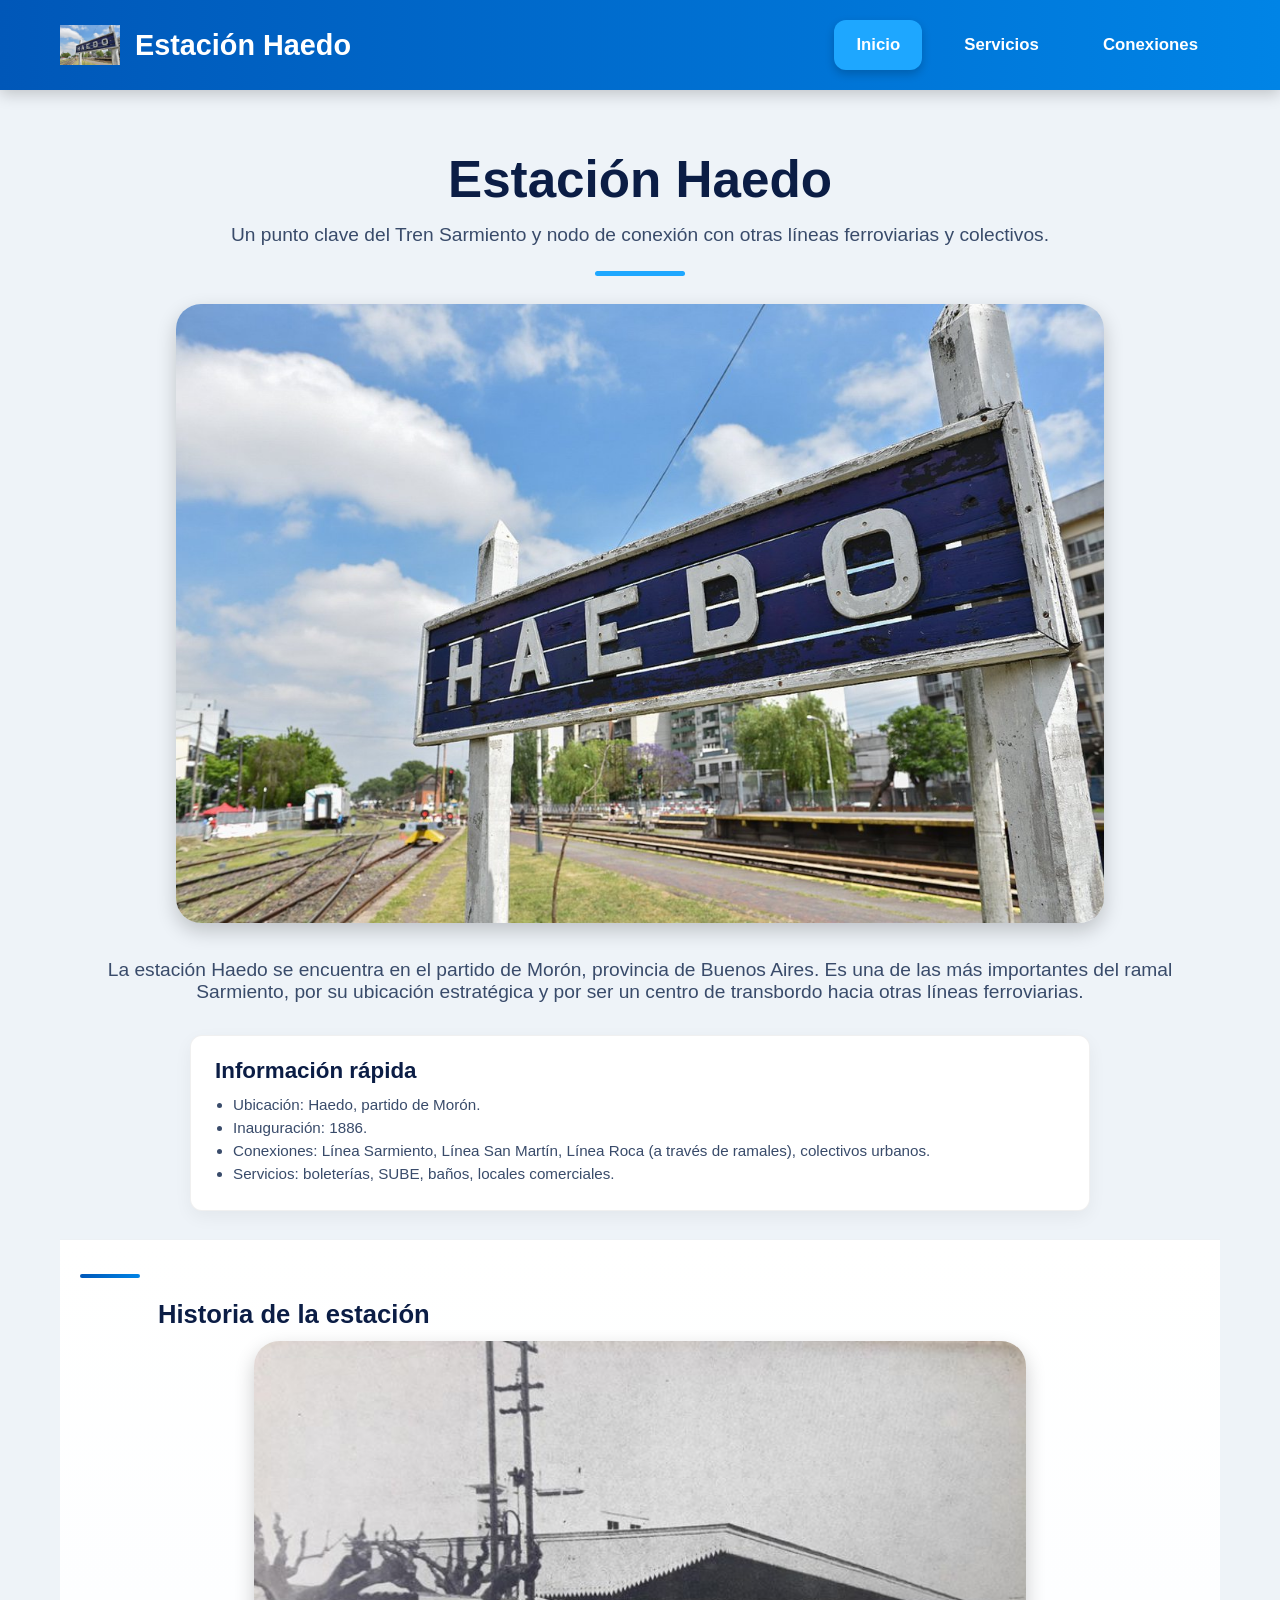
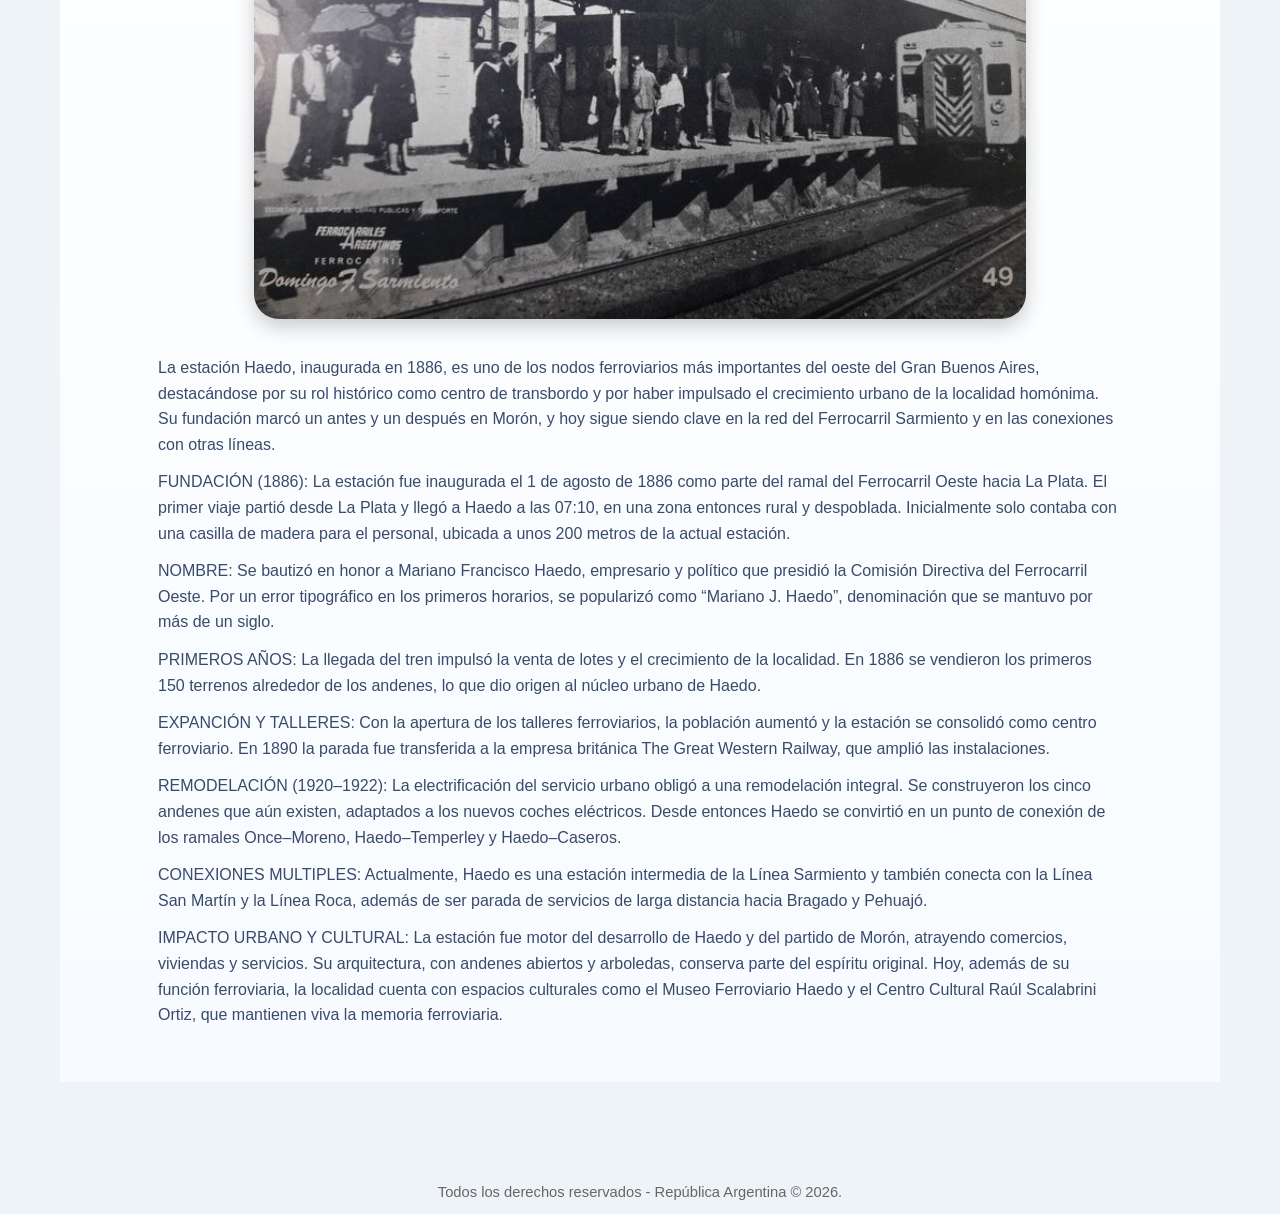
<file: index.html>
<!DOCTYPE html>
<html lang="es">

<head>
  <meta charset="UTF-8">
  <meta name="viewport"
  content="width=device-width, initial-scale=1.0">
  <title>Estación Haedo - Tren Sarmiento</title>
  <link rel="stylesheet" href="styles.css">
</head>

<body>
  <div class="contenedorPrincipal">

    <!-- NAVBAR -->
    <header>
      <nav class="navbar">
        <div class="logo">
          <img src="img/estacionHaedo.jpg" alt="Icono Tren">
          <h2>Estación Haedo</h2>
        </div>
        <ul class="nav-links">
          <li><a class="active" href="index.html">Inicio</a></li>
          <li><a href="Servicios.html">Servicios</a></li>
          <li><a href="Conexiones.html">Conexiones</a></li>
        </ul>
      </nav>
    </header>

    <!-- HERO -->
    <main class="hero">
      <h1>Estación Haedo</h1>
      <p>Un punto clave del Tren Sarmiento y nodo de conexión con otras líneas ferroviarias y colectivos.</p>
      <div class="linea"></div>

      <img src="img/estacionHaedo.jpg" alt="Vista de la estación Haedo">
      <br><br>

      <p>
        La estación Haedo se encuentra en el partido de Morón, provincia de Buenos Aires. Es una de las más importantes del ramal Sarmiento, por su ubicación estratégica y por ser un centro de transbordo hacia otras líneas ferroviarias.
      </p>

      <!-- Sección información rápida -->
      <section class="info-rapida">
        <h2>Información rápida</h2>
        <ul>
          <li>Ubicación: Haedo, partido de Morón.</li>
          <li>Inauguración: 1886.</li>
          <li>Conexiones: Línea Sarmiento, Línea San Martín, Línea Roca (a través de ramales), colectivos urbanos.</li>
          <li>Servicios: boleterías, SUBE, baños, locales comerciales.</li>
        </ul>
      </section>

      <!-- Sección historia -->
      <section class="historia">
        <div class="historia-contenido">
          <h2>Historia de la estación</h2>
          <img src="img/estacionHaedoAntes.jpg" alt="Vista de la estación Haedo">
          <br><br>
          <p>
            La estación Haedo, inaugurada en 1886, es uno de los nodos ferroviarios más importantes del oeste del Gran Buenos Aires, destacándose por su rol histórico como centro de transbordo y por haber impulsado el crecimiento urbano de la localidad homónima. Su fundación marcó un antes y un después en Morón, y hoy sigue siendo clave en la red del Ferrocarril Sarmiento y en las conexiones con otras líneas.
</p>
<p>
FUNDACIÓN (1886): La estación fue inaugurada el 1 de agosto de 1886 como parte del ramal del Ferrocarril Oeste hacia La Plata. El primer viaje partió desde La Plata y llegó a Haedo a las 07:10, en una zona entonces rural y despoblada. Inicialmente solo contaba con una casilla de madera para el personal, ubicada a unos 200 metros de la actual estación.
</P>
<P>
NOMBRE: Se bautizó en honor a Mariano Francisco Haedo, empresario y político que presidió la Comisión Directiva del Ferrocarril Oeste. Por un error tipográfico en los primeros horarios, se popularizó como “Mariano J. Haedo”, denominación que se mantuvo por más de un siglo.
</P>
<P>
PRIMEROS AÑOS: La llegada del tren impulsó la venta de lotes y el crecimiento de la localidad. En 1886 se vendieron los primeros 150 terrenos alrededor de los andenes, lo que dio origen al núcleo urbano de Haedo.
</P>
<P>
EXPANCIÓN Y TALLERES: Con la apertura de los talleres ferroviarios, la población aumentó y la estación se consolidó como centro ferroviario. En 1890 la parada fue transferida a la empresa británica The Great Western Railway, que amplió las instalaciones.
</P>
<P>
REMODELACIÓN (1920–1922): La electrificación del servicio urbano obligó a una remodelación integral. Se construyeron los cinco andenes que aún existen, adaptados a los nuevos coches eléctricos. Desde entonces Haedo se convirtió en un punto de conexión de los ramales Once–Moreno, Haedo–Temperley y Haedo–Caseros.
</P>
<P>
CONEXIONES MULTIPLES: Actualmente, Haedo es una estación intermedia de la Línea Sarmiento y también conecta con la Línea San Martín y la Línea Roca, además de ser parada de servicios de larga distancia hacia Bragado y Pehuajó.
</p>
<p>
IMPACTO URBANO Y CULTURAL: 
La estación fue motor del desarrollo de Haedo y del partido de Morón, atrayendo comercios, viviendas y servicios.

Su arquitectura, con andenes abiertos y arboledas, conserva parte del espíritu original.

Hoy, además de su función ferroviaria, la localidad cuenta con espacios culturales como el Museo Ferroviario Haedo y el Centro Cultural Raúl Scalabrini Ortiz, que mantienen viva la memoria ferroviaria.
          </p>
        </div>
      </section>
    </main>

    <!-- FOOTER -->
    <footer>
      Todos los derechos reservados - República Argentina © 2026.
    </footer>
  </div>
</body>
</html>
</file>
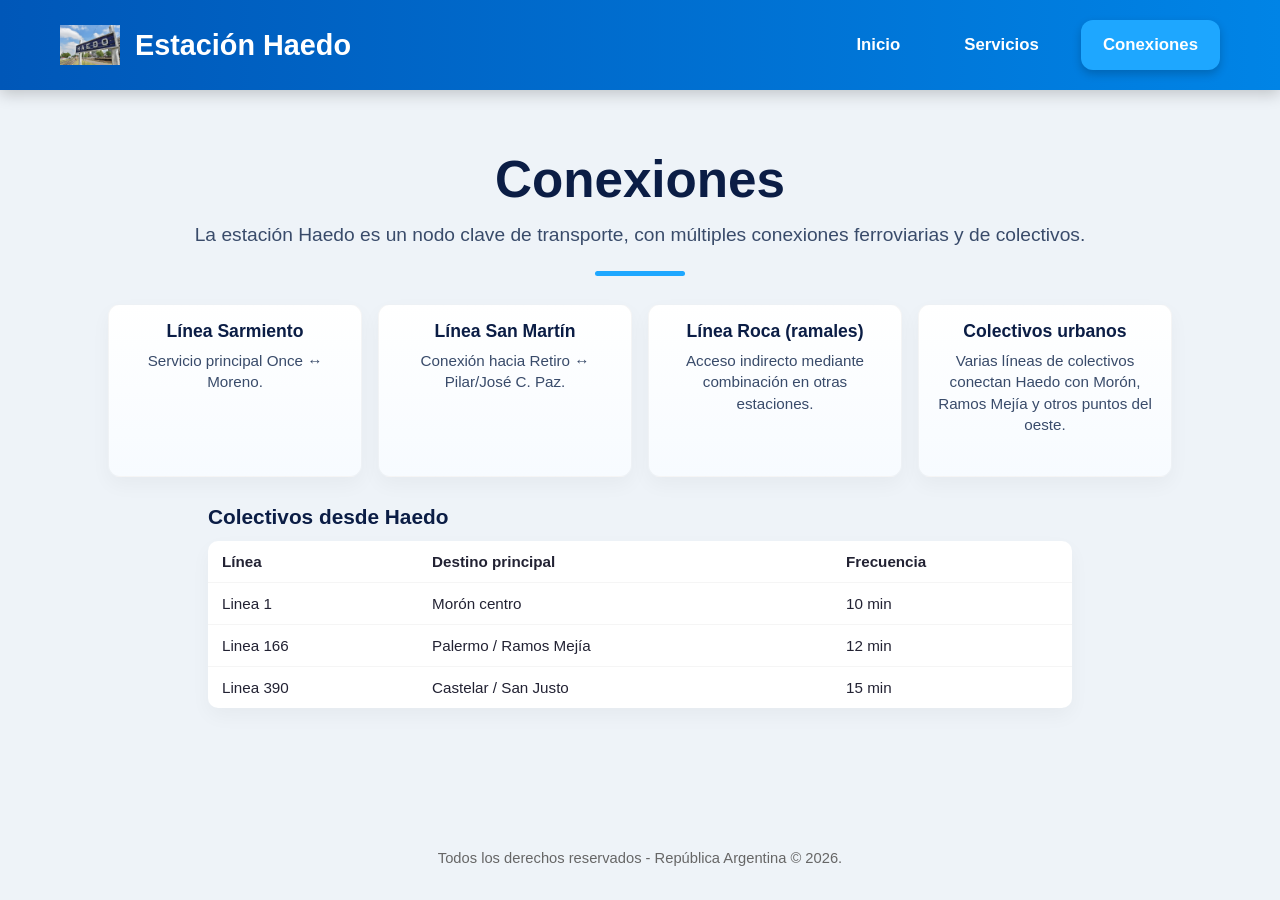
<file: conexiones.html>
<!DOCTYPE html>
<html lang="es">

<head>
  <meta charset="UTF-8">
  <meta name="viewport"
  content="width=device-width, initial-scale=1.0">
  <title>Conexiones - Estación Haedo</title>
  <link rel="stylesheet" href="styles.css">
</head>

<body>
  <div class="contenedorPrincipal">

    <!-- NAVBAR -->
    <header>
      <nav class="navbar">
        <div class="logo">
          <img src="img/estacionHaedo.jpg" alt="Icono Tren">
          <h2>Estación Haedo</h2>
        </div>
        <ul class="nav-links">
          <li><a href="index.html">Inicio</a></li>
          <li><a href="Servicios.html">Servicios</a></li>
          <li><a class="active" href="Conexiones.html">Conexiones</a></li>
        </ul>
      </nav>
    </header>

    <!-- MAIN -->
    <main class="hero">
      <h1>Conexiones</h1>
      <p>La estación Haedo es un nodo clave de transporte, con múltiples conexiones ferroviarias y de colectivos.</p>
      <div class="linea"></div>

      <!-- Tarjetas de conexiones -->
      <section class="conexiones-grid">
        <div class="conexion-card">
          <h3>Línea Sarmiento</h3>
          <p>Servicio principal Once ↔ Moreno.</p>
        </div>

        <div class="conexion-card">
          <h3>Línea San Martín</h3>
          <p>Conexión hacia Retiro ↔ Pilar/José C. Paz.</p>
        </div>

        <div class="conexion-card">
          <h3>Línea Roca (ramales)</h3>
          <p>Acceso indirecto mediante combinación en otras estaciones.</p>
        </div>

        <div class="conexion-card">
          <h3>Colectivos urbanos</h3>
          <p>Varias líneas de colectivos conectan Haedo con Morón, Ramos Mejía y otros puntos del oeste.</p>
        </div>
      </section>

      <!-- Tabla de colectivos -->
      <section class="tabla-conexiones">
        <h2>Colectivos desde Haedo</h2>
        <table>
          <thead>
            <tr>
              <th>Línea</th>
              <th>Destino principal</th>
              <th>Frecuencia</th>
            </tr>
          </thead>
          <tbody>
            <tr>
              <td>Linea 1</td>
              <td>Morón centro</td>
              <td>10 min</td>
            </tr>
            <tr>
              <td>Linea 166</td>
              <td>Palermo / Ramos Mejía</td>
              <td>12 min</td>
            </tr>
            <tr>
              <td>Linea 390</td>
              <td>Castelar / San Justo</td>
              <td>15 min</td>
            </tr>
          </tbody>
        </table>
      </section>
    </main>

    <!-- FOOTER -->
    <footer>
      Todos los derechos reservados - República Argentina © 2026.
    </footer>
  </div>
</body>
</html>
</file>
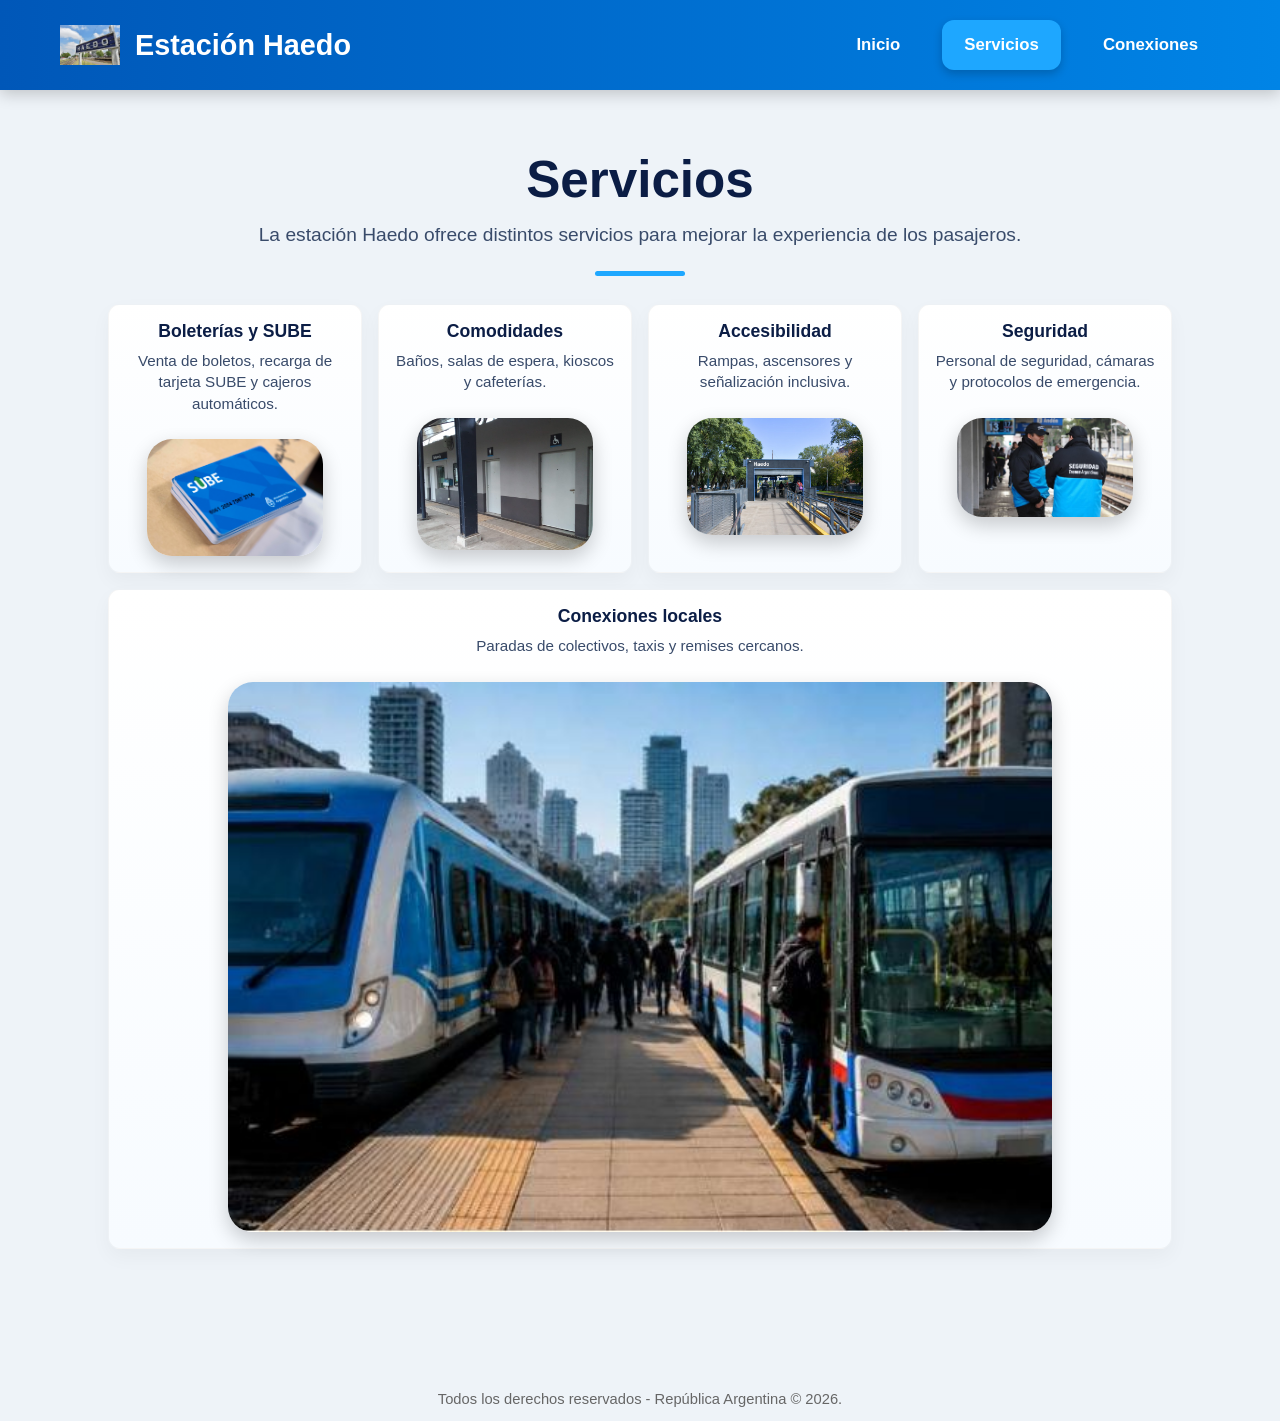
<file: servicios.html>
<!DOCTYPE html>
<html lang="es">
<head>
  <meta charset="UTF-8">
  <meta name="viewport"
  content="width=device-width, initial-scale=1.0">
  <title>Servicios - Estación Haedo</title>
  <link rel="stylesheet" href="styles.css">
</head>
<body>
  <div class="contenedorPrincipal">
    <!-- NAVBAR -->
    <header>
      <nav class="navbar">
        <div class="logo">
          <img src="img/estacionHaedo.jpg" alt="Icono Tren">
          <h2>Estación Haedo</h2>
        </div>
        <ul class="nav-links">
          <li><a href="index.html">Inicio</a></li>
          <li><a class="active" href="Servicios.html">Servicios</a></li>
          <li><a href="Conexiones.html">Conexiones</a></li>
        </ul>
      </nav>
    </header>

    <!-- MAIN -->
    <main class="hero">
      <h1>Servicios</h1>
      <p>La estación Haedo ofrece distintos servicios para mejorar la experiencia de los pasajeros.</p>
      <div class="linea"></div>

      <section class="servicios-grid">
        <div class="servicio-card">
          <h3>Boleterías y SUBE</h3>
          <p>Venta de boletos, recarga de tarjeta SUBE y cajeros automáticos.</p>
          <img src="img/sube.jpg" alt="Icono Tren">
        </div>
        <div class="servicio-card">
          <h3>Comodidades</h3>
          <p>Baños, salas de espera, kioscos y cafeterías.</p>
          <img src="img/baños.jpg" alt="Icono Tren">
        </div>
        <div class="servicio-card">
          <h3>Accesibilidad</h3>
          <p>Rampas, ascensores y señalización inclusiva.</p>
          <img src="img/rampa.jpg" alt="Icono Tren">
        </div>
        <div class="servicio-card">
          <h3>Seguridad</h3>
          <p>Personal de seguridad, cámaras y protocolos de emergencia.</p>
          <img src="img/seguridad.jpg" alt="Icono Tren">
        </div>
        <div class="servicio-card">
          <h3>Conexiones locales</h3>
          <p>Paradas de colectivos, taxis y remises cercanos.</p>
          <img src="img/tren_colectivo_ia_.jpg" alt="Icono Tren" class="icono-tren">
        </div>
      </section>
    </main>

    <!-- FOOTER -->
    <footer>
      Todos los derechos reservados - República Argentina © 2026.
    </footer>
  </div>
</body>
</html>
</file>
<file: styles.css>
*{
  margin:0;
  padding:0;
  box-sizing:border-box;
  font-family:'Segoe UI', sans-serif;
}

/* BODY */
body{
  background:#eef3f8;
}

/* =========================
        NAVBAR
========================= */
.navbar{
  width:100%;
  height:90px;
  background:linear-gradient(90deg,#0057b8,#0084e6);
  display:flex;
  justify-content:space-between;
  align-items:center;
  padding:0 60px;
  box-shadow:0 4px 15px rgba(0,0,0,0.20);
  position:sticky;
  top:0;
  z-index:1000;
}
.logo{
  display:flex;
  align-items:center;
  gap:15px;
  height:100%;
}
.logo img{
  width:60px;
  height:60px;
  object-fit:contain;
  display:block;
}
.logo h2{
  color:white;
  font-size:1.8rem;
  font-weight:700;
}
.nav-links{
  display:flex;
  align-items:center;
  list-style:none;
  gap:20px;
}
.nav-links a{
  color:white;
  text-decoration:none;
  padding:12px 22px;
  border-radius:12px;
  font-size:1.05rem;
  font-weight:600;
  transition:0.3s;
  display:flex;
  align-items:center;
  justify-content:center;
  height:50px;
}
.nav-links a:hover{
  background:rgba(255,255,255,0.15);
}
.nav-links a.active{
  background:#1ea7ff;
  color:white;
  box-shadow:0 4px 10px rgba(0,0,0,0.20);
}

/* =========================
        HERO
========================= */
.hero{
  text-align:center;
  padding:60px 20px;
  max-width:1200px;
  margin:0 auto;
}
.hero h1{
  font-size:3.2rem;
  color:#0b1d45;
  margin-bottom:15px;
}
.hero p{
  font-size:1.2rem;
  color:#394b6a;
  margin-bottom:25px;
}
.linea{
  width:90px;
  height:5px;
  background:#1ea7ff;
  margin:0 auto 28px auto;
  border-radius:10px;
}
.hero img{
  width:80%;
  border-radius:25px;
  display:block;
  margin:auto;
  box-shadow:0 8px 20px rgba(0,0,0,0.20);
}

/* =========================
   INFO RÁPIDA
========================= */
.info-rapida {
  background:#fff;
  border:1px solid rgba(0,0,0,0.06);
  padding:22px 24px;
  margin-top:32px;
  border-radius:12px;
  box-shadow:0 6px 18px rgba(0,0,0,0.05);
  max-width:900px;
  margin-left:auto;
  margin-right:auto;
  text-align:left;
}
.info-rapida h2 {
  font-size:1.4rem;
  margin-bottom:12px;
  color:#0b1d45;
}
.info-rapida ul {
  margin:8px 0 0 18px;
  padding:0;
  color:#394b6a;
  font-size:0.95rem;
}
.info-rapida li {
  margin:6px 0;
}

/* =========================
   HISTORIA
========================= */
.historia {
  background:linear-gradient(180deg,#ffffff,#f7fbff);
  padding:34px 20px;
  margin-top:28px;
  border-top:1px solid rgba(0,0,0,0.04);
}
.historia-contenido {
  max-width:1000px;
  margin:0 auto;
  text-align:left;
  padding:8px 18px;
}
.historia h2 {
  font-size:1.6rem;
  color:#0b1d45;
  margin-bottom:12px;
  font-weight:700;
}
.historia p {
  color:#394b6a;
  line-height:1.6;
  font-size:1rem;
  margin-bottom:12px;
}
.historia::before {
  content:"";
  display:block;
  width:60px;
  height:4px;
  background:linear-gradient(90deg,#0057b8,#0084e6);
  border-radius:3px;
  margin-bottom:14px;
}

/* =========================
      FOOTER
========================= */
footer {
  margin-top:28px;
  padding:14px 10px;
  color:#666;
  font-size:0.92rem;
  text-align:center;
  background:transparent;
}

/* =========================
      RESPONSIVE
========================= */
@media (max-width: 900px) {
  .hero h1 { font-size:2.4rem; }
  .hero p { font-size:1rem; }
  .hero img { width:92%; border-radius:18px; }
  .nav-links { gap:12px; padding-right:10px; }
}
@media (max-width: 600px) {
  .hero { padding:36px 14px; }
  .linea { width:60px; }
  .hero h1 { font-size:1.9rem; }
  .info-rapida { padding:14px; margin-top:16px; }
  .info-rapida h2 { font-size:1rem; }
  .historia { padding:22px 14px; }
  .historia h2 { font-size:1.25rem; }
  .historia p { font-size:0.98rem; }
}
/* =========================
   CONEXIONES
========================= */
.conexiones-grid {
  display:flex;
  flex-wrap:wrap;
  gap:16px;
  justify-content:center;
  max-width:1100px;
  margin:0 auto 28px auto;
  padding:0 18px;
}
.conexion-card {
  flex:1 1 220px;
  min-width:220px;
  background:linear-gradient(180deg,#ffffff,#f7fbff);
  border-radius:12px;
  padding:16px;
  box-shadow:0 8px 20px rgba(0,0,0,0.04);
  border:1px solid rgba(0,0,0,0.04);
  text-align:center;
}
.conexion-card h3 {
  margin-bottom:8px;
  color:#0b1d45;
  font-size:1.1rem;
}
.conexion-card p {
  color:#394b6a;
  font-size:0.95rem;
  line-height:1.4;
}

/* Tabla de colectivos */
.tabla-conexiones {
  max-width:900px;
  margin:0 auto 40px auto;
  padding:0 18px;
  text-align:left;
}
.tabla-conexiones h2 {
  color:#0b1d45;
  font-size:1.3rem;
  margin-bottom:12px;
}
.tabla-conexiones table {
  width:100%;
  border-collapse:collapse;
  background:#fff;
  border-radius:10px;
  overflow:hidden;
  box-shadow:0 8px 20px rgba(0,0,0,0.04);
}
.tabla-conexiones th, .tabla-conexiones td {
  padding:12px 14px;
  text-align:left;
  font-size:0.95rem;
  color:#223;
  border-bottom:1px solid rgba(0,0,0,0.04);
}
.tabla-conexiones tbody tr:last-child td {
  border-bottom:none;
}

/* Responsive */
@media (max-width:900px) {
  .conexiones-grid { flex-direction:column; }
}
/* =========================
   SERVICIOS
========================= */
.servicios-grid {
  display:flex;
  flex-wrap:wrap;
  gap:16px;
  justify-content:center;
  max-width:1100px;
  margin:0 auto 40px auto;
  padding:0 18px;
}
.servicio-card {
  flex:1 1 220px;
  min-width:220px;
  background:linear-gradient(180deg,#ffffff,#f7fbff);
  border-radius:12px;
  padding:16px;
  box-shadow:0 8px 20px rgba(0,0,0,0.04);
  border:1px solid rgba(0,0,0,0.04);
  text-align:center;
}
.servicio-card h3 {
  margin-bottom:8px;
  color:#0b1d45;
  font-size:1.1rem;
}
.servicio-card p {
  color:#394b6a;
  font-size:0.95rem;
  line-height:1.4;
}

/* Responsive */
@media (max-width:900px) {
  .servicios-grid { flex-direction:column; }
}
.icono-tren {
  width: 50%;   /* ocupa el 40% del ancho del contenedor */
  height: auto;
}
</file>
